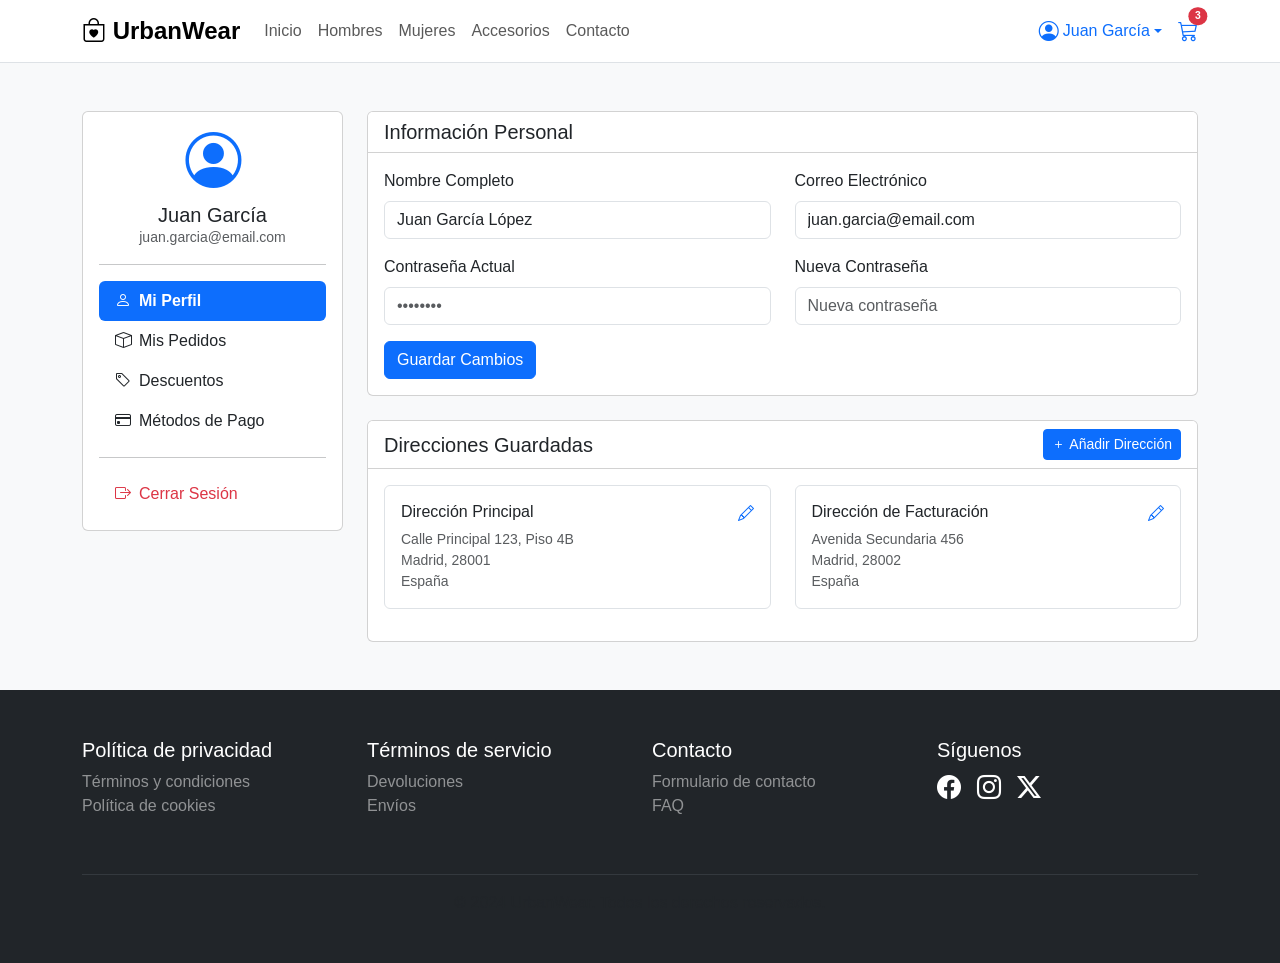
<file: area-personal.html>
<!DOCTYPE html>
<html lang="es">

<head>
    <meta charset="UTF-8">
    <meta name="viewport" content="width=device-width, initial-scale=1.0">
    <title>Área Personal - UrbanWear</title>
    <link href="https://cdn.jsdelivr.net/npm/bootstrap@5.3.2/dist/css/bootstrap.min.css" rel="stylesheet">
    <link rel="stylesheet" href="https://cdn.jsdelivr.net/npm/bootstrap-icons@1.11.1/font/bootstrap-icons.css">
    <link rel="stylesheet" href="css/styles.css">
</head>

<body class="bg-light">
    <nav class="navbar navbar-expand-lg navbar-light bg-white border-bottom">
        <div class="container">
            <a class="navbar-brand fw-bold" href="index.html">
                <i class="bi bi-bag-heart"></i> UrbanWear
            </a>
            <button class="navbar-toggler" type="button" data-bs-toggle="collapse" data-bs-target="#navbarNav">
                <span class="navbar-toggler-icon"></span>
            </button>
            <div class="collapse navbar-collapse" id="navbarNav">
                <ul class="navbar-nav me-auto mb-2 mb-lg-0">
                    <li class="nav-item">
                        <a class="nav-link" href="index.html">Inicio</a>
                    </li>
                    <li class="nav-item">
                        <a class="nav-link" href="catalogo.html">Hombres</a>
                    </li>
                    <li class="nav-item">
                        <a class="nav-link" href="catalogo.html">Mujeres</a>
                    </li>
                    <li class="nav-item">
                        <a class="nav-link" href="catalogo.html">Accesorios</a>
                    </li>
                    <li class="nav-item">
                        <a class="nav-link" href="contacto.html">Contacto</a>
                    </li>
                </ul>
                <div class="d-flex align-items-center">
                    <div class="dropdown me-3">
                        <a href="#" class="d-flex align-items-center text-decoration-none dropdown-toggle"
                            data-bs-toggle="dropdown">
                            <i class="bi bi-person-circle fs-5 me-1"></i>
                            <span>Juan García</span>
                        </a>
                        <ul class="dropdown-menu dropdown-menu-end">
                            <li><a class="dropdown-item" href="area-personal.html"><i class="bi bi-person me-2"></i>Mi
                                    perfil</a></li>
                            <li><a class="dropdown-item" href="#"><i class="bi bi-box me-2"></i>Mis pedidos</a></li>
                            <li>
                                <hr class="dropdown-divider">
                            </li>
                            <li><a class="dropdown-item" href="index.html"><i
                                        class="bi bi-box-arrow-right me-2"></i>Cerrar sesión</a></li>
                        </ul>
                    </div>
                    <a href="carrito.html" class="position-relative">
                        <i class="bi bi-cart3 fs-5"></i>
                        <span class="position-absolute top-0 start-100 translate-middle badge rounded-pill bg-danger">
                            3
                        </span>
                    </a>
                </div>
            </div>
        </div>
    </nav>

    <div class="container py-5">
        <div class="row">
            <div class="col-lg-3 mb-4">
                <div class="card">
                    <div class="card-body">
                        <div class="text-center mb-3">
                            <i class="bi bi-person-circle display-4 text-primary"></i>
                            <h5 class="mt-2 mb-0">Juan García</h5>
                            <p class="text-muted small">juan.garcia@email.com</p>
                        </div>
                        <hr>
                        <nav class="nav flex-column">
                            <a class="nav-link active bg-primary text-white rounded" href="#perfil"
                                data-bs-toggle="tab">
                                <i class="bi bi-person me-2"></i>Mi Perfil
                            </a>
                            <a class="nav-link text-dark" href="#pedidos" data-bs-toggle="tab">
                                <i class="bi bi-box me-2"></i>Mis Pedidos
                            </a>
                            <a class="nav-link text-dark" href="#descuentos" data-bs-toggle="tab">
                                <i class="bi bi-tag me-2"></i>Descuentos
                            </a>
                            <a class="nav-link text-dark" href="#metodos-pago" data-bs-toggle="tab">
                                <i class="bi bi-credit-card me-2"></i>Métodos de Pago
                            </a>
                            <hr>
                            <a class="nav-link text-danger" href="index.html">
                                <i class="bi bi-box-arrow-right me-2"></i>Cerrar Sesión
                            </a>
                        </nav>
                    </div>
                </div>
            </div>

            <div class="col-lg-9">
                <div class="tab-content">
                    <div class="tab-pane fade show active" id="perfil">
                        <div class="card">
                            <div class="card-header bg-white">
                                <h5 class="mb-0">Información Personal</h5>
                            </div>
                            <div class="card-body">
                                <form>
                                    <div class="row mb-3">
                                        <div class="col-md-6">
                                            <label class="form-label">Nombre Completo</label>
                                            <input type="text" class="form-control" value="Juan García López">
                                        </div>
                                        <div class="col-md-6">
                                            <label class="form-label">Correo Electrónico</label>
                                            <input type="email" class="form-control" value="juan.garcia@email.com">
                                        </div>
                                    </div>
                                    <div class="row mb-3">
                                        <div class="col-md-6">
                                            <label class="form-label">Contraseña Actual</label>
                                            <input type="password" class="form-control" placeholder="••••••••">
                                        </div>
                                        <div class="col-md-6">
                                            <label class="form-label">Nueva Contraseña</label>
                                            <input type="password" class="form-control" placeholder="Nueva contraseña">
                                        </div>
                                    </div>
                                    <button type="submit" class="btn btn-primary">Guardar Cambios</button>
                                </form>
                            </div>
                        </div>

                        <div class="card mt-4">
                            <div class="card-header bg-white d-flex justify-content-between align-items-center">
                                <h5 class="mb-0">Direcciones Guardadas</h5>
                                <button class="btn btn-sm btn-primary" data-bs-toggle="modal"
                                    data-bs-target="#addAddressModal">
                                    <i class="bi bi-plus"></i> Añadir Dirección
                                </button>
                            </div>
                            <div class="card-body">
                                <div class="row">
                                    <div class="col-md-6 mb-3">
                                        <div class="card border">
                                            <div class="card-body">
                                                <div class="d-flex justify-content-between">
                                                    <h6 class="card-title">Dirección Principal</h6>
                                                    <a href="#" class="text-primary"><i class="bi bi-pencil"></i></a>
                                                </div>
                                                <p class="card-text text-muted small mb-0">
                                                    Calle Principal 123, Piso 4B<br>
                                                    Madrid, 28001<br>
                                                    España
                                                </p>
                                            </div>
                                        </div>
                                    </div>
                                    <div class="col-md-6 mb-3">
                                        <div class="card border">
                                            <div class="card-body">
                                                <div class="d-flex justify-content-between">
                                                    <h6 class="card-title">Dirección de Facturación</h6>
                                                    <a href="#" class="text-primary"><i class="bi bi-pencil"></i></a>
                                                </div>
                                                <p class="card-text text-muted small mb-0">
                                                    Avenida Secundaria 456<br>
                                                    Madrid, 28002<br>
                                                    España
                                                </p>
                                            </div>
                                        </div>
                                    </div>
                                </div>
                            </div>
                        </div>
                    </div>

                    <div class="tab-pane fade" id="pedidos">
                        <div class="card">
                            <div class="card-header bg-white">
                                <h5 class="mb-0">Mis Pedidos</h5>
                            </div>
                            <div class="card-body p-0">
                                <div class="table-responsive">
                                    <table class="table table-hover mb-0">
                                        <thead class="table-light">
                                            <tr>
                                                <th>Nº Pedido</th>
                                                <th>Fecha</th>
                                                <th>Estado</th>
                                                <th>Total</th>
                                                <th>Acciones</th>
                                            </tr>
                                        </thead>
                                        <tbody>
                                            <tr>
                                                <td>#URB-2024-001</td>
                                                <td>15/12/2024</td>
                                                <td><span class="badge bg-success">Entregado</span></td>
                                                <td>89.99 €</td>
                                                <td><a href="#" class="btn btn-sm btn-outline-primary">Ver detalles</a>
                                                </td>
                                            </tr>
                                            <tr>
                                                <td>#URB-2024-002</td>
                                                <td>10/12/2024</td>
                                                <td><span class="badge bg-warning text-dark">En tránsito</span></td>
                                                <td>145.50 €</td>
                                                <td><a href="#" class="btn btn-sm btn-outline-primary">Ver detalles</a>
                                                </td>
                                            </tr>
                                            <tr>
                                                <td>#URB-2024-003</td>
                                                <td>05/12/2024</td>
                                                <td><span class="badge bg-info">Procesando</span></td>
                                                <td>59.99 €</td>
                                                <td><a href="#" class="btn btn-sm btn-outline-primary">Ver detalles</a>
                                                </td>
                                            </tr>
                                        </tbody>
                                    </table>
                                </div>
                            </div>
                        </div>
                    </div>

                    <div class="tab-pane fade" id="descuentos">
                        <div class="card">
                            <div class="card-header bg-white">
                                <h5 class="mb-0">Mis Descuentos</h5>
                            </div>
                            <div class="card-body">
                                <div class="row">
                                    <div class="col-md-6 mb-3">
                                        <div class="card bg-primary text-white">
                                            <div class="card-body">
                                                <div class="d-flex justify-content-between align-items-center">
                                                    <div>
                                                        <h4 class="mb-0">10% OFF</h4>
                                                        <p class="small mb-0">En tu próxima compra</p>
                                                    </div>
                                                    <i class="bi bi-ticket-perforated display-6"></i>
                                                </div>
                                                <hr class="border-light">
                                                <p class="small mb-0"><strong>Código:</strong> WELCOME10</p>
                                                <p class="small mb-0">Válido hasta: 31/12/2024</p>
                                            </div>
                                        </div>
                                    </div>
                                    <div class="col-md-6 mb-3">
                                        <div class="card bg-success text-white">
                                            <div class="card-body">
                                                <div class="d-flex justify-content-between align-items-center">
                                                    <div>
                                                        <h4 class="mb-0">Envío Gratis</h4>
                                                        <p class="small mb-0">En pedidos +50€</p>
                                                    </div>
                                                    <i class="bi bi-truck display-6"></i>
                                                </div>
                                                <hr class="border-light">
                                                <p class="small mb-0"><strong>Código:</strong> FREESHIP</p>
                                                <p class="small mb-0">Válido hasta: 15/01/2025</p>
                                            </div>
                                        </div>
                                    </div>
                                </div>
                            </div>
                        </div>
                    </div>

                    <div class="tab-pane fade" id="metodos-pago">
                        <div class="card">
                            <div class="card-header bg-white d-flex justify-content-between align-items-center">
                                <h5 class="mb-0">Métodos de Pago</h5>
                                <button class="btn btn-sm btn-primary">
                                    <i class="bi bi-plus"></i> Añadir Tarjeta
                                </button>
                            </div>
                            <div class="card-body">
                                <div class="row">
                                    <div class="col-md-6 mb-3">
                                        <div class="card border">
                                            <div class="card-body">
                                                <div class="d-flex justify-content-between align-items-start">
                                                    <div>
                                                        <i class="bi bi-credit-card-2-front fs-3 text-primary"></i>
                                                        <h6 class="mt-2 mb-1">•••• •••• •••• 4532</h6>
                                                        <p class="text-muted small mb-0">Expira: 12/25</p>
                                                    </div>
                                                    <span class="badge bg-primary">Principal</span>
                                                </div>
                                            </div>
                                        </div>
                                    </div>
                                    <div class="col-md-6 mb-3">
                                        <div class="card border">
                                            <div class="card-body">
                                                <div class="d-flex justify-content-between align-items-start">
                                                    <div>
                                                        <i class="bi bi-credit-card-2-front fs-3 text-secondary"></i>
                                                        <h6 class="mt-2 mb-1">•••• •••• •••• 8901</h6>
                                                        <p class="text-muted small mb-0">Expira: 06/26</p>
                                                    </div>
                                                    <a href="#" class="text-danger small">Eliminar</a>
                                                </div>
                                            </div>
                                        </div>
                                    </div>
                                </div>
                            </div>
                        </div>
                    </div>
                </div>
            </div>
        </div>
    </div>

    <div class="modal fade" id="addAddressModal" tabindex="-1" aria-labelledby="addAddressModalLabel"
        aria-hidden="true">
        <div class="modal-dialog">
            <div class="modal-content">
                <div class="modal-header">
                    <h5 class="modal-title" id="addAddressModalLabel">Añadir Nueva Dirección</h5>
                    <button type="button" class="btn-close" data-bs-dismiss="modal" aria-label="Close"></button>
                </div>
                <div class="modal-body">
                    <form>
                        <div class="mb-3">
                            <label class="form-label">Nombre de la dirección</label>
                            <input type="text" class="form-control" placeholder="Ej: Casa, Trabajo...">
                        </div>
                        <div class="mb-3">
                            <label class="form-label">Dirección</label>
                            <input type="text" class="form-control" placeholder="Calle, número, piso...">
                        </div>
                        <div class="row">
                            <div class="col-md-6 mb-3">
                                <label class="form-label">Ciudad</label>
                                <input type="text" class="form-control">
                            </div>
                            <div class="col-md-6 mb-3">
                                <label class="form-label">Código Postal</label>
                                <input type="text" class="form-control">
                            </div>
                        </div>
                        <div class="mb-3">
                            <label class="form-label">País</label>
                            <select class="form-select">
                                <option selected>España</option>
                                <option>Portugal</option>
                                <option>Francia</option>
                            </select>
                        </div>
                        <div class="form-check">
                            <input class="form-check-input" type="checkbox" id="defaultAddress">
                            <label class="form-check-label" for="defaultAddress">
                                Establecer como dirección principal
                            </label>
                        </div>
                    </form>
                </div>
                <div class="modal-footer">
                    <button type="button" class="btn btn-secondary" data-bs-dismiss="modal">Cancelar</button>
                    <button type="button" class="btn btn-primary">Guardar Dirección</button>
                </div>
            </div>
        </div>
    </div>

    <footer class="bg-dark text-white py-5">
        <div class="container">
            <div class="row">
                <div class="col-md-3 mb-4">
                    <h5>Política de privacidad</h5>
                    <ul class="list-unstyled">
                        <li><a href="#" class="text-white-50">Términos y condiciones</a></li>
                        <li><a href="#" class="text-white-50">Política de cookies</a></li>
                    </ul>
                </div>
                <div class="col-md-3 mb-4">
                    <h5>Términos de servicio</h5>
                    <ul class="list-unstyled">
                        <li><a href="#" class="text-white-50">Devoluciones</a></li>
                        <li><a href="#" class="text-white-50">Envíos</a></li>
                    </ul>
                </div>
                <div class="col-md-3 mb-4">
                    <h5>Contacto</h5>
                    <ul class="list-unstyled">
                        <li><a href="contacto.html" class="text-white-50">Formulario de contacto</a></li>
                        <li><a href="#" class="text-white-50">FAQ</a></li>
                    </ul>
                </div>
                <div class="col-md-3 mb-4">
                    <h5>Síguenos</h5>
                    <div class="d-flex gap-3">
                        <a href="#" class="text-white fs-4"><i class="bi bi-facebook"></i></a>
                        <a href="#" class="text-white fs-4"><i class="bi bi-instagram"></i></a>
                        <a href="#" class="text-white fs-4"><i class="bi bi-twitter-x"></i></a>
                    </div>
                </div>
            </div>
            <hr class="border-secondary">
            <p class="text-center text-muted mb-0">© 2024 UrbanWear. Todos los derechos reservados.</p>
        </div>
    </footer>

    <script src="https://cdn.jsdelivr.net/npm/bootstrap@5.3.2/dist/js/bootstrap.bundle.min.js"></script>
</body>

</html>
</file>
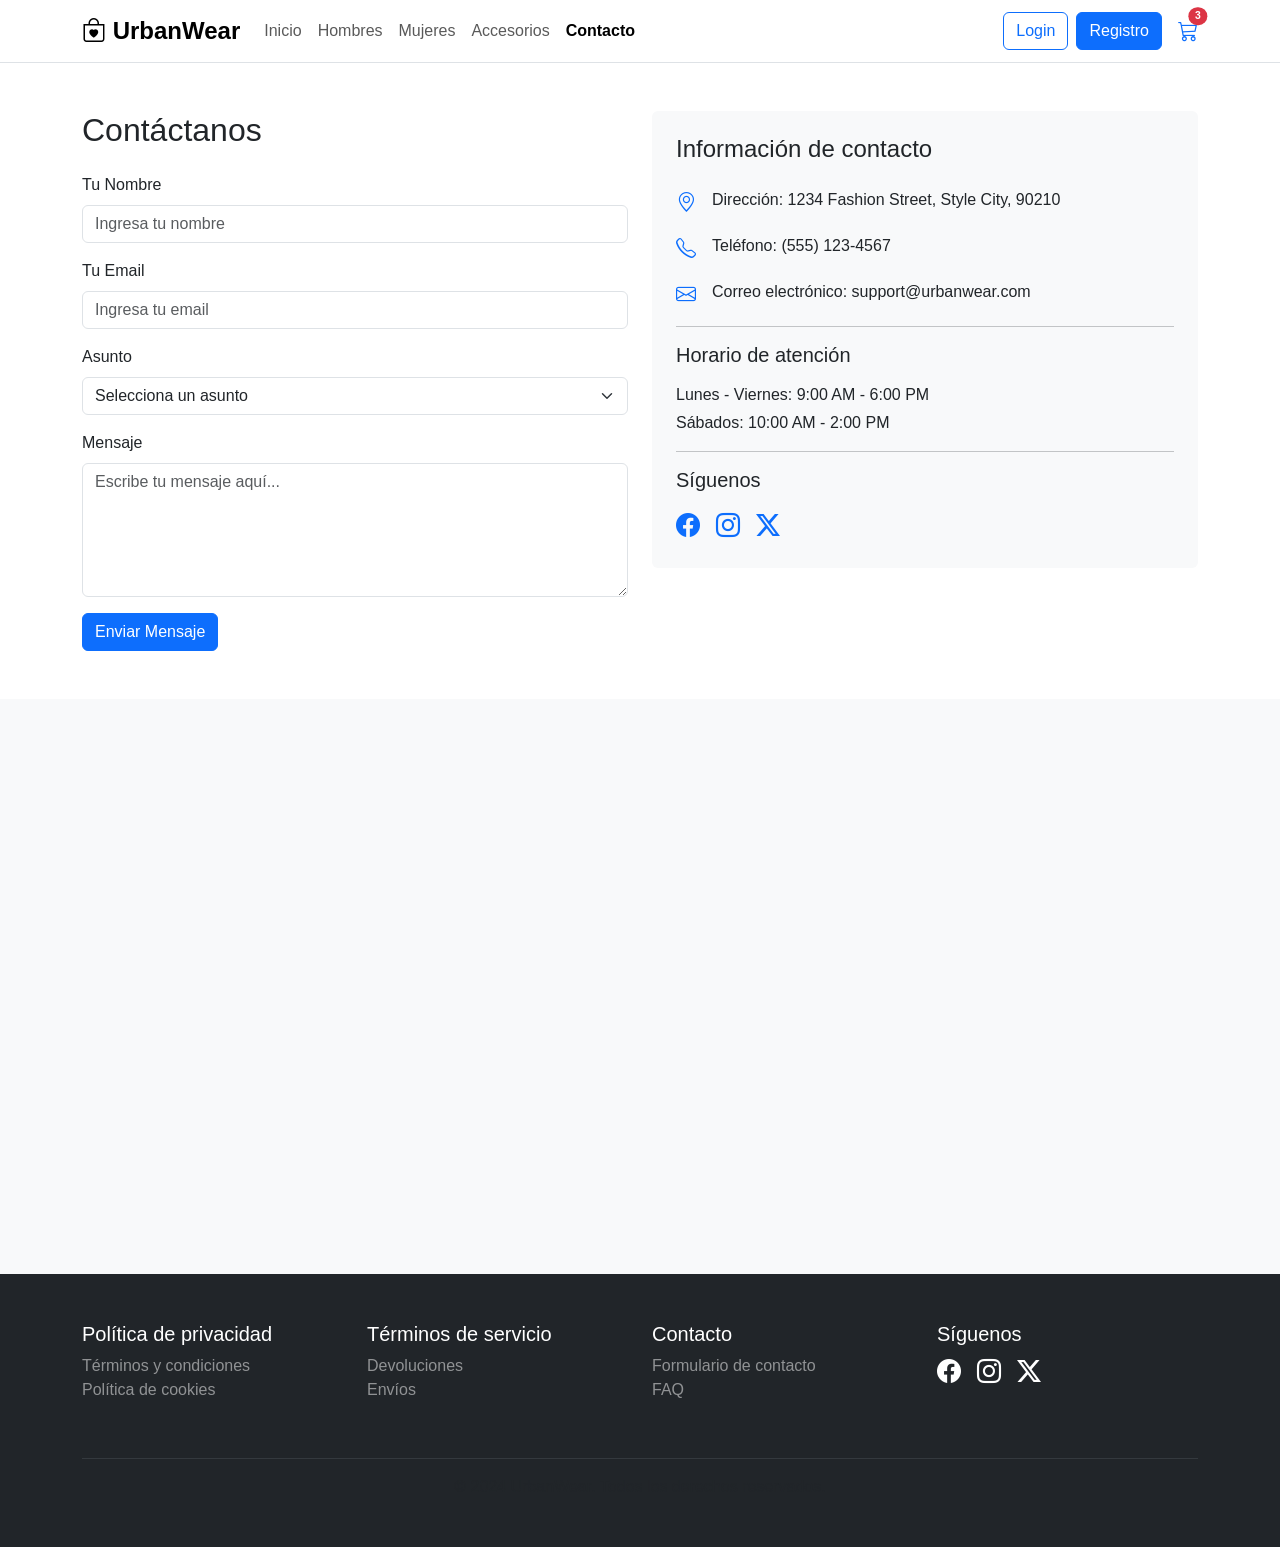
<file: contacto.html>
<!DOCTYPE html>
<html lang="es">

<head>
    <meta charset="UTF-8">
    <meta name="viewport" content="width=device-width, initial-scale=1.0">
    <title>Contacto - UrbanWear</title>
    <link href="https://cdn.jsdelivr.net/npm/bootstrap@5.3.2/dist/css/bootstrap.min.css" rel="stylesheet">
    <link rel="stylesheet" href="https://cdn.jsdelivr.net/npm/bootstrap-icons@1.11.1/font/bootstrap-icons.css">
    <link rel="stylesheet" href="css/styles.css">
</head>

<body>
    <nav class="navbar navbar-expand-lg navbar-light bg-white border-bottom">
        <div class="container">
            <a class="navbar-brand fw-bold" href="index.html">
                <i class="bi bi-bag-heart"></i> UrbanWear
            </a>
            <button class="navbar-toggler" type="button" data-bs-toggle="collapse" data-bs-target="#navbarNav">
                <span class="navbar-toggler-icon"></span>
            </button>
            <div class="collapse navbar-collapse" id="navbarNav">
                <ul class="navbar-nav me-auto mb-2 mb-lg-0">
                    <li class="nav-item">
                        <a class="nav-link" href="index.html">Inicio</a>
                    </li>
                    <li class="nav-item">
                        <a class="nav-link" href="catalogo.html">Hombres</a>
                    </li>
                    <li class="nav-item">
                        <a class="nav-link" href="catalogo.html">Mujeres</a>
                    </li>
                    <li class="nav-item">
                        <a class="nav-link" href="catalogo.html">Accesorios</a>
                    </li>
                    <li class="nav-item">
                        <a class="nav-link active" href="contacto.html">Contacto</a>
                    </li>
                </ul>
                <div class="d-flex align-items-center">
                    <a href="login.html" class="btn btn-outline-primary me-2">Login</a>
                    <a href="registro.html" class="btn btn-primary me-3">Registro</a>
                    <a href="carrito.html" class="position-relative">
                        <i class="bi bi-cart3 fs-5"></i>
                        <span class="position-absolute top-0 start-100 translate-middle badge rounded-pill bg-danger">
                            3
                        </span>
                    </a>
                </div>
            </div>
        </div>
    </nav>

    <div class="container py-5">
        <div class="row">
            <div class="col-lg-6">
                <h2 class="mb-4">Contáctanos</h2>
                <form>
                    <div class="mb-3">
                        <label for="nombre" class="form-label">Tu Nombre</label>
                        <input type="text" class="form-control" id="nombre" placeholder="Ingresa tu nombre">
                    </div>
                    <div class="mb-3">
                        <label for="email" class="form-label">Tu Email</label>
                        <input type="email" class="form-control" id="email" placeholder="Ingresa tu email">
                    </div>
                    <div class="mb-3">
                        <label for="asunto" class="form-label">Asunto</label>
                        <select class="form-select" id="asunto">
                            <option selected>Selecciona un asunto</option>
                            <option value="1">Consulta general</option>
                            <option value="2">Problemas con un pedido</option>
                            <option value="3">Devoluciones</option>
                            <option value="4">Sugerencias</option>
                        </select>
                    </div>
                    <div class="mb-3">
                        <label for="mensaje" class="form-label">Mensaje</label>
                        <textarea class="form-control" id="mensaje" rows="5"
                            placeholder="Escribe tu mensaje aquí..."></textarea>
                    </div>
                    <button type="submit" class="btn btn-primary">Enviar Mensaje</button>
                </form>
            </div>
            <div class="col-lg-6 mt-5 mt-lg-0">
                <div class="card bg-light border-0">
                    <div class="card-body p-4">
                        <h4 class="mb-4">Información de contacto</h4>
                        <div class="d-flex mb-3">
                            <i class="bi bi-geo-alt text-primary me-3 fs-5"></i>
                            <div>
                                <p class="mb-0">Dirección: 1234 Fashion Street, Style City, 90210</p>
                            </div>
                        </div>
                        <div class="d-flex mb-3">
                            <i class="bi bi-telephone text-primary me-3 fs-5"></i>
                            <div>
                                <p class="mb-0">Teléfono: (555) 123-4567</p>
                            </div>
                        </div>
                        <div class="d-flex mb-3">
                            <i class="bi bi-envelope text-primary me-3 fs-5"></i>
                            <div>
                                <p class="mb-0">Correo electrónico: support@urbanwear.com</p>
                            </div>
                        </div>
                        <hr>
                        <h5 class="mb-3">Horario de atención</h5>
                        <p class="mb-1">Lunes - Viernes: 9:00 AM - 6:00 PM</p>
                        <p class="mb-0">Sábados: 10:00 AM - 2:00 PM</p>
                        <hr>
                        <h5 class="mb-3">Síguenos</h5>
                        <div class="d-flex gap-3">
                            <a href="#" class="text-primary fs-4"><i class="bi bi-facebook"></i></a>
                            <a href="#" class="text-primary fs-4"><i class="bi bi-instagram"></i></a>
                            <a href="#" class="text-primary fs-4"><i class="bi bi-twitter-x"></i></a>
                        </div>
                    </div>
                </div>
            </div>
        </div>
    </div>

    <section class="bg-light py-5">
        <div class="container">
            <div class="ratio ratio-21x9">
                <iframe
                    src="https://www.google.com/maps/embed?pb=!1m18!1m12!1m3!1d3037.6234679234!2d-3.7037902!3d40.4167754!2m3!1f0!2f0!3f0!3m2!1i1024!2i768!4f13.1!3m3!1m2!1s0xd42287d22ef8157%3A0x1234567890abcdef!2sMadrid%2C%20Spain!5e0!3m2!1sen!2ses!4v1234567890"
                    style="border:0;" allowfullscreen="" loading="lazy"></iframe>
            </div>
        </div>
    </section>

    <footer class="bg-dark text-white py-5">
        <div class="container">
            <div class="row">
                <div class="col-md-3 mb-4">
                    <h5>Política de privacidad</h5>
                    <ul class="list-unstyled">
                        <li><a href="#" class="text-white-50">Términos y condiciones</a></li>
                        <li><a href="#" class="text-white-50">Política de cookies</a></li>
                    </ul>
                </div>
                <div class="col-md-3 mb-4">
                    <h5>Términos de servicio</h5>
                    <ul class="list-unstyled">
                        <li><a href="#" class="text-white-50">Devoluciones</a></li>
                        <li><a href="#" class="text-white-50">Envíos</a></li>
                    </ul>
                </div>
                <div class="col-md-3 mb-4">
                    <h5>Contacto</h5>
                    <ul class="list-unstyled">
                        <li><a href="contacto.html" class="text-white-50">Formulario de contacto</a></li>
                        <li><a href="#" class="text-white-50">FAQ</a></li>
                    </ul>
                </div>
                <div class="col-md-3 mb-4">
                    <h5>Síguenos</h5>
                    <div class="d-flex gap-3">
                        <a href="#" class="text-white fs-4"><i class="bi bi-facebook"></i></a>
                        <a href="#" class="text-white fs-4"><i class="bi bi-instagram"></i></a>
                        <a href="#" class="text-white fs-4"><i class="bi bi-twitter-x"></i></a>
                    </div>
                </div>
            </div>
            <hr class="border-secondary">
            <p class="text-center text-muted mb-0">© 2024 UrbanWear. Todos los derechos reservados.</p>
        </div>
    </footer>

    <script src="https://cdn.jsdelivr.net/npm/bootstrap@5.3.2/dist/js/bootstrap.bundle.min.js"></script>
</body>

</html>
</file>
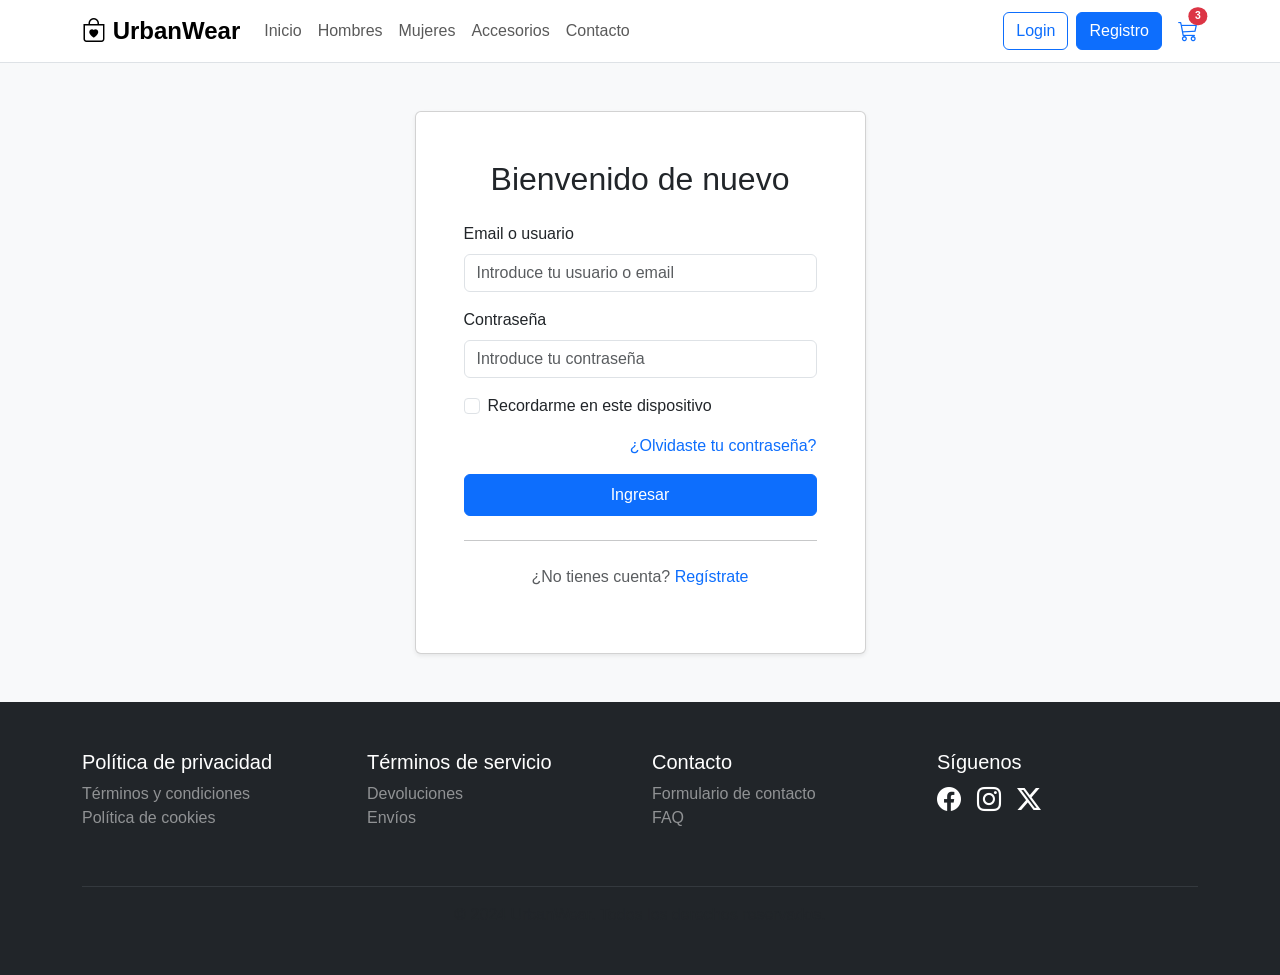
<file: login.html>
<!DOCTYPE html>
<html lang="es">

<head>
    <meta charset="UTF-8">
    <meta name="viewport" content="width=device-width, initial-scale=1.0">
    <title>Iniciar Sesión - UrbanWear</title>
    <link href="https://cdn.jsdelivr.net/npm/bootstrap@5.3.2/dist/css/bootstrap.min.css" rel="stylesheet">
    <link rel="stylesheet" href="https://cdn.jsdelivr.net/npm/bootstrap-icons@1.11.1/font/bootstrap-icons.css">
    <link rel="stylesheet" href="css/styles.css">
</head>

<body class="bg-light">
    <nav class="navbar navbar-expand-lg navbar-light bg-white border-bottom">
        <div class="container">
            <a class="navbar-brand fw-bold" href="index.html">
                <i class="bi bi-bag-heart"></i> UrbanWear
            </a>
            <button class="navbar-toggler" type="button" data-bs-toggle="collapse" data-bs-target="#navbarNav">
                <span class="navbar-toggler-icon"></span>
            </button>
            <div class="collapse navbar-collapse" id="navbarNav">
                <ul class="navbar-nav me-auto mb-2 mb-lg-0">
                    <li class="nav-item">
                        <a class="nav-link" href="index.html">Inicio</a>
                    </li>
                    <li class="nav-item">
                        <a class="nav-link" href="catalogo.html">Hombres</a>
                    </li>
                    <li class="nav-item">
                        <a class="nav-link" href="catalogo.html">Mujeres</a>
                    </li>
                    <li class="nav-item">
                        <a class="nav-link" href="catalogo.html">Accesorios</a>
                    </li>
                    <li class="nav-item">
                        <a class="nav-link" href="contacto.html">Contacto</a>
                    </li>
                </ul>
                <div class="d-flex align-items-center">
                    <a href="login.html" class="btn btn-outline-primary me-2">Login</a>
                    <a href="registro.html" class="btn btn-primary me-3">Registro</a>
                    <a href="carrito.html" class="position-relative">
                        <i class="bi bi-cart3 fs-5"></i>
                        <span class="position-absolute top-0 start-100 translate-middle badge rounded-pill bg-danger">
                            3
                        </span>
                    </a>
                </div>
            </div>
        </div>
    </nav>

    <div class="container py-5">
        <div class="row justify-content-center">
            <div class="col-md-5">
                <div class="card shadow-sm">
                    <div class="card-body p-5">
                        <h2 class="text-center mb-4">Bienvenido de nuevo</h2>
                        <form>
                            <div class="mb-3">
                                <label for="email" class="form-label">Email o usuario</label>
                                <input type="email" class="form-control" id="email"
                                    placeholder="Introduce tu usuario o email">
                            </div>
                            <div class="mb-3">
                                <label for="password" class="form-label">Contraseña</label>
                                <input type="password" class="form-control" id="password"
                                    placeholder="Introduce tu contraseña">
                            </div>
                            <div class="mb-3 form-check">
                                <input type="checkbox" class="form-check-input" id="remember">
                                <label class="form-check-label" for="remember">Recordarme en este dispositivo</label>
                            </div>
                            <div class="mb-3 text-end">
                                <a href="#" class="text-decoration-none">¿Olvidaste tu contraseña?</a>
                            </div>
                            <button type="submit" class="btn btn-primary w-100 py-2">Ingresar</button>
                        </form>
                        <hr class="my-4">
                        <p class="text-center text-muted">
                            ¿No tienes cuenta? <a href="registro.html" class="text-decoration-none">Regístrate</a>
                        </p>
                    </div>
                </div>
            </div>
        </div>
    </div>

    <footer class="bg-dark text-white py-5">
        <div class="container">
            <div class="row">
                <div class="col-md-3 mb-4">
                    <h5>Política de privacidad</h5>
                    <ul class="list-unstyled">
                        <li><a href="#" class="text-white-50">Términos y condiciones</a></li>
                        <li><a href="#" class="text-white-50">Política de cookies</a></li>
                    </ul>
                </div>
                <div class="col-md-3 mb-4">
                    <h5>Términos de servicio</h5>
                    <ul class="list-unstyled">
                        <li><a href="#" class="text-white-50">Devoluciones</a></li>
                        <li><a href="#" class="text-white-50">Envíos</a></li>
                    </ul>
                </div>
                <div class="col-md-3 mb-4">
                    <h5>Contacto</h5>
                    <ul class="list-unstyled">
                        <li><a href="contacto.html" class="text-white-50">Formulario de contacto</a></li>
                        <li><a href="#" class="text-white-50">FAQ</a></li>
                    </ul>
                </div>
                <div class="col-md-3 mb-4">
                    <h5>Síguenos</h5>
                    <div class="d-flex gap-3">
                        <a href="#" class="text-white fs-4"><i class="bi bi-facebook"></i></a>
                        <a href="#" class="text-white fs-4"><i class="bi bi-instagram"></i></a>
                        <a href="#" class="text-white fs-4"><i class="bi bi-twitter-x"></i></a>
                    </div>
                </div>
            </div>
            <hr class="border-secondary">
            <p class="text-center text-muted mb-0">© 2024 UrbanWear. Todos los derechos reservados.</p>
        </div>
    </footer>

    <script src="https://cdn.jsdelivr.net/npm/bootstrap@5.3.2/dist/js/bootstrap.bundle.min.js"></script>
</body>

</html>
</file>
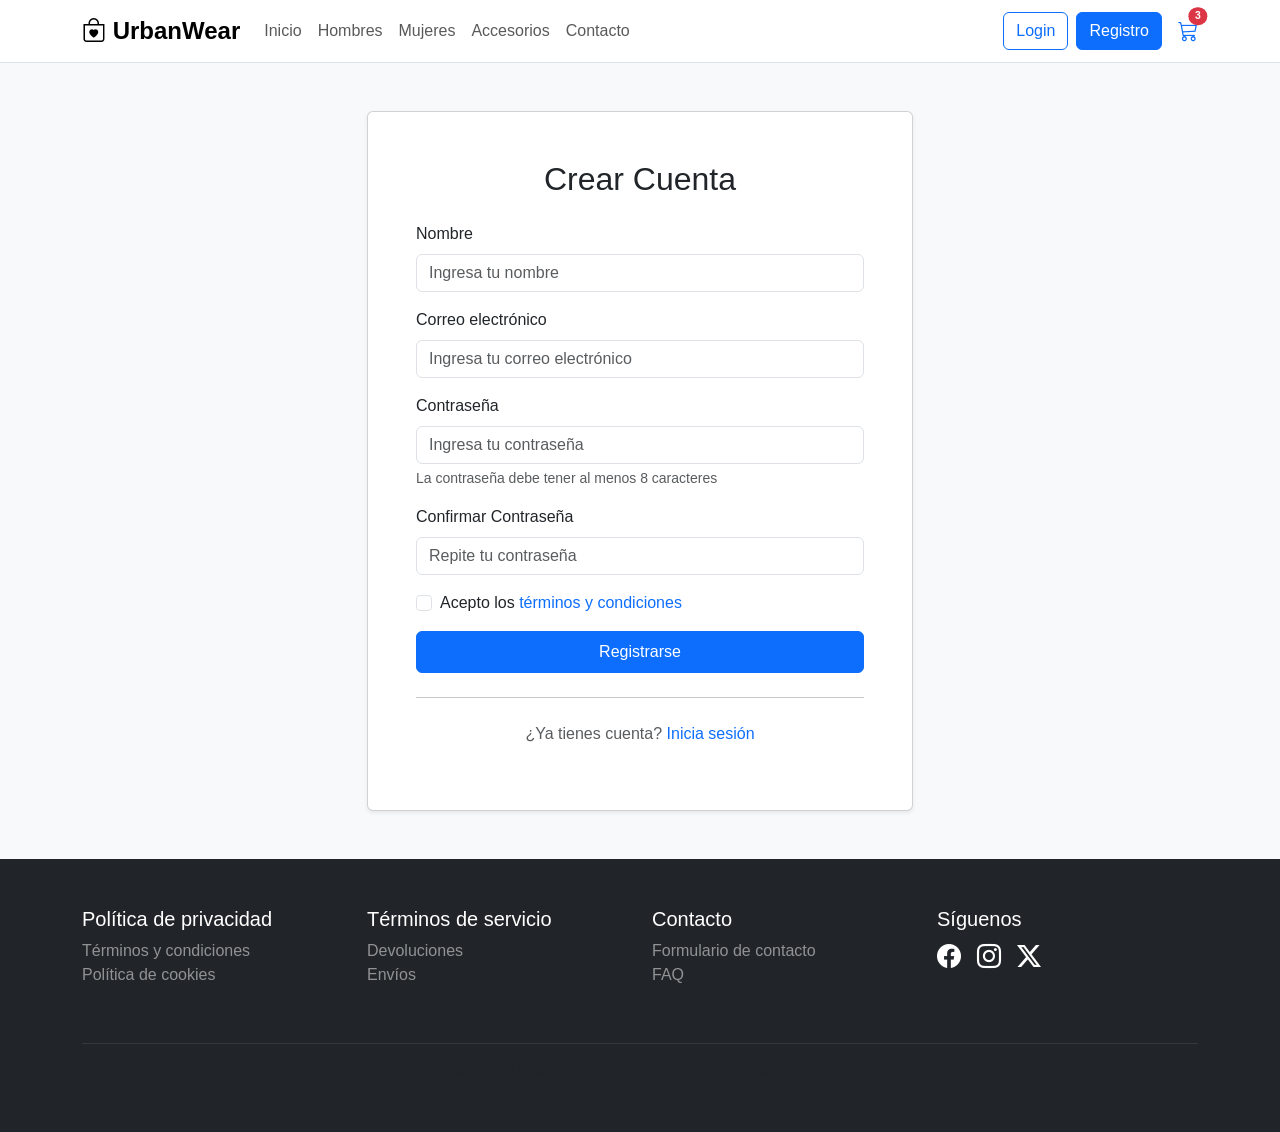
<file: registro.html>
<!DOCTYPE html>
<html lang="es">

<head>
    <meta charset="UTF-8">
    <meta name="viewport" content="width=device-width, initial-scale=1.0">
    <title>Crear Cuenta - UrbanWear</title>
    <link href="https://cdn.jsdelivr.net/npm/bootstrap@5.3.2/dist/css/bootstrap.min.css" rel="stylesheet">
    <link rel="stylesheet" href="https://cdn.jsdelivr.net/npm/bootstrap-icons@1.11.1/font/bootstrap-icons.css">
    <link rel="stylesheet" href="css/styles.css">
</head>

<body class="bg-light">
    <nav class="navbar navbar-expand-lg navbar-light bg-white border-bottom">
        <div class="container">
            <a class="navbar-brand fw-bold" href="index.html">
                <i class="bi bi-bag-heart"></i> UrbanWear
            </a>
            <button class="navbar-toggler" type="button" data-bs-toggle="collapse" data-bs-target="#navbarNav">
                <span class="navbar-toggler-icon"></span>
            </button>
            <div class="collapse navbar-collapse" id="navbarNav">
                <ul class="navbar-nav me-auto mb-2 mb-lg-0">
                    <li class="nav-item">
                        <a class="nav-link" href="index.html">Inicio</a>
                    </li>
                    <li class="nav-item">
                        <a class="nav-link" href="catalogo.html">Hombres</a>
                    </li>
                    <li class="nav-item">
                        <a class="nav-link" href="catalogo.html">Mujeres</a>
                    </li>
                    <li class="nav-item">
                        <a class="nav-link" href="catalogo.html">Accesorios</a>
                    </li>
                    <li class="nav-item">
                        <a class="nav-link" href="contacto.html">Contacto</a>
                    </li>
                </ul>
                <div class="d-flex align-items-center">
                    <a href="login.html" class="btn btn-outline-primary me-2">Login</a>
                    <a href="registro.html" class="btn btn-primary me-3">Registro</a>
                    <a href="carrito.html" class="position-relative">
                        <i class="bi bi-cart3 fs-5"></i>
                        <span class="position-absolute top-0 start-100 translate-middle badge rounded-pill bg-danger">
                            3
                        </span>
                    </a>
                </div>
            </div>
        </div>
    </nav>

    <div class="container py-5">
        <div class="row justify-content-center">
            <div class="col-md-6">
                <div class="card shadow-sm">
                    <div class="card-body p-5">
                        <h2 class="text-center mb-4">Crear Cuenta</h2>
                        <form>
                            <div class="mb-3">
                                <label for="nombre" class="form-label">Nombre</label>
                                <input type="text" class="form-control" id="nombre" placeholder="Ingresa tu nombre">
                            </div>
                            <div class="mb-3">
                                <label for="email" class="form-label">Correo electrónico</label>
                                <input type="email" class="form-control" id="email"
                                    placeholder="Ingresa tu correo electrónico">
                            </div>
                            <div class="mb-3">
                                <label for="password" class="form-label">Contraseña</label>
                                <input type="password" class="form-control" id="password"
                                    placeholder="Ingresa tu contraseña">
                                <div class="form-text">La contraseña debe tener al menos 8 caracteres</div>
                            </div>
                            <div class="mb-3">
                                <label for="confirmPassword" class="form-label">Confirmar Contraseña</label>
                                <input type="password" class="form-control" id="confirmPassword"
                                    placeholder="Repite tu contraseña">
                            </div>
                            <div class="mb-3 form-check">
                                <input type="checkbox" class="form-check-input" id="terms" required>
                                <label class="form-check-label" for="terms">
                                    Acepto los <a href="#" class="text-decoration-none">términos y condiciones</a>
                                </label>
                            </div>
                            <button type="submit" class="btn btn-primary w-100 py-2">Registrarse</button>
                        </form>
                        <hr class="my-4">
                        <p class="text-center text-muted">
                            ¿Ya tienes cuenta? <a href="login.html" class="text-decoration-none">Inicia sesión</a>
                        </p>
                    </div>
                </div>
            </div>
        </div>
    </div>

    <footer class="bg-dark text-white py-5">
        <div class="container">
            <div class="row">
                <div class="col-md-3 mb-4">
                    <h5>Política de privacidad</h5>
                    <ul class="list-unstyled">
                        <li><a href="#" class="text-white-50">Términos y condiciones</a></li>
                        <li><a href="#" class="text-white-50">Política de cookies</a></li>
                    </ul>
                </div>
                <div class="col-md-3 mb-4">
                    <h5>Términos de servicio</h5>
                    <ul class="list-unstyled">
                        <li><a href="#" class="text-white-50">Devoluciones</a></li>
                        <li><a href="#" class="text-white-50">Envíos</a></li>
                    </ul>
                </div>
                <div class="col-md-3 mb-4">
                    <h5>Contacto</h5>
                    <ul class="list-unstyled">
                        <li><a href="contacto.html" class="text-white-50">Formulario de contacto</a></li>
                        <li><a href="#" class="text-white-50">FAQ</a></li>
                    </ul>
                </div>
                <div class="col-md-3 mb-4">
                    <h5>Síguenos</h5>
                    <div class="d-flex gap-3">
                        <a href="#" class="text-white fs-4"><i class="bi bi-facebook"></i></a>
                        <a href="#" class="text-white fs-4"><i class="bi bi-instagram"></i></a>
                        <a href="#" class="text-white fs-4"><i class="bi bi-twitter-x"></i></a>
                    </div>
                </div>
            </div>
            <hr class="border-secondary">
            <p class="text-center text-muted mb-0">© 2024 UrbanWear. Todos los derechos reservados.</p>
        </div>
    </footer>

    <script src="https://cdn.jsdelivr.net/npm/bootstrap@5.3.2/dist/js/bootstrap.bundle.min.js"></script>
</body>

</html>
</file>
<file: css/styles.css>
body {
    font-family: 'Segoe UI', Tahoma, Geneva, Verdana, sans-serif;
}

.navbar-brand {
    font-size: 1.5rem;
}

.hero-slide {
    background-size: cover;
    background-position: center;
}

.card {
    transition: transform 0.3s ease, box-shadow 0.3s ease;
}

.card:hover {
    transform: translateY(-5px);
    box-shadow: 0 10px 20px rgba(0, 0, 0, 0.1);
}

.card-img-top {
    object-fit: cover;
    height: 300px;
}

.card-img-overlay {
    background: linear-gradient(transparent, rgba(0, 0, 0, 0.3));
}

footer a {
    text-decoration: none;
}

footer a:hover {
    text-decoration: underline;
}

.form-control:focus,
.form-select:focus {
    border-color: #0d6efd;
    box-shadow: 0 0 0 0.25rem rgba(13, 110, 253, 0.25);
}

.btn {
    transition: all 0.3s ease;
}

.btn-primary:hover {
    transform: translateY(-2px);
    box-shadow: 0 4px 8px rgba(13, 110, 253, 0.3);
}

.position-relative .badge {
    font-size: 0.65rem;
}

.nav-link.active {
    font-weight: 600;
}

.img-thumbnail {
    transition: opacity 0.3s ease;
}

.img-thumbnail:hover {
    opacity: 0.8;
}

.table th {
    font-weight: 600;
}

.modal-content {
    border: none;
    border-radius: 0.5rem;
}

@media (max-width: 768px) {
    .card-img-top {
        height: 200px;
    }

    .hero-slide {
        min-height: 350px !important;
    }

    .display-4 {
        font-size: 1.75rem;
    }
}

.loading {
    opacity: 0.7;
    pointer-events: none;
}

::-webkit-scrollbar {
    width: 8px;
}

::-webkit-scrollbar-track {
    background: #f1f1f1;
}

::-webkit-scrollbar-thumb {
    background: #888;
    border-radius: 4px;
}

::-webkit-scrollbar-thumb:hover {
    background: #555;
}
</file>
